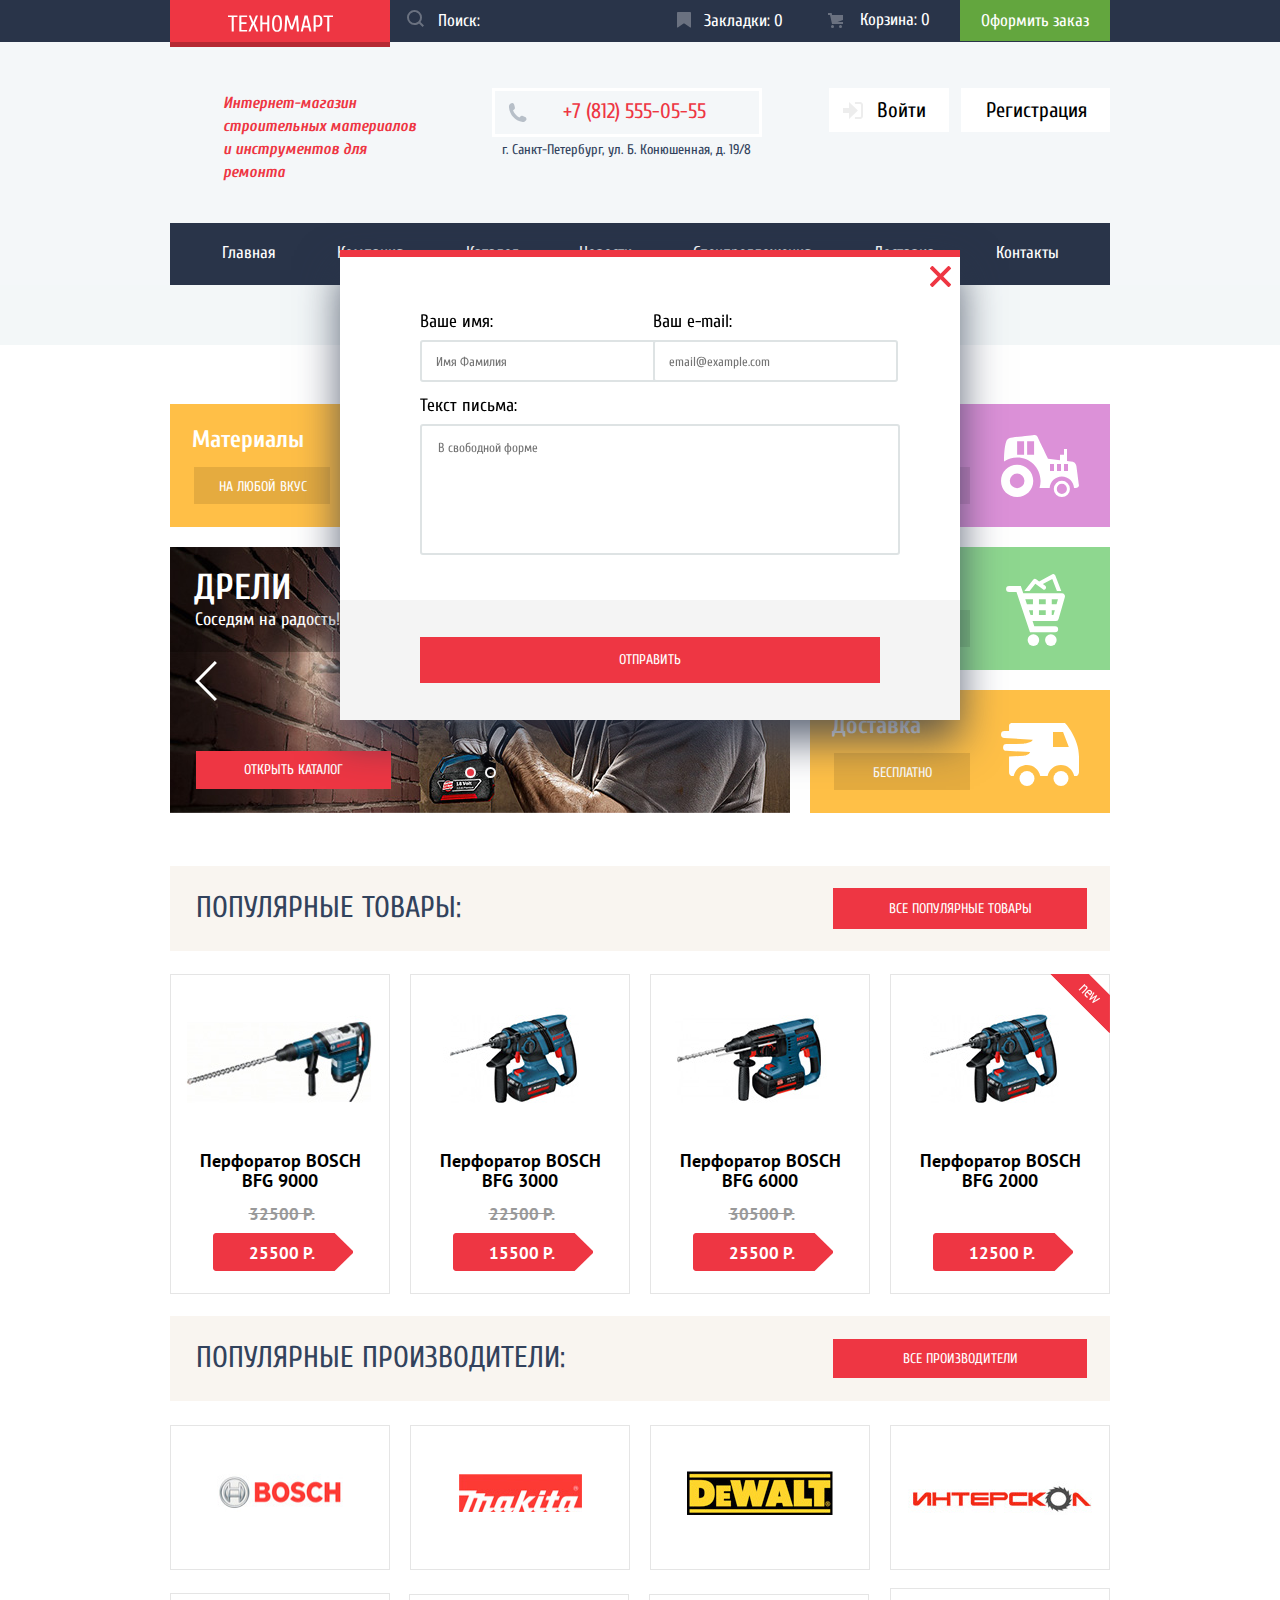
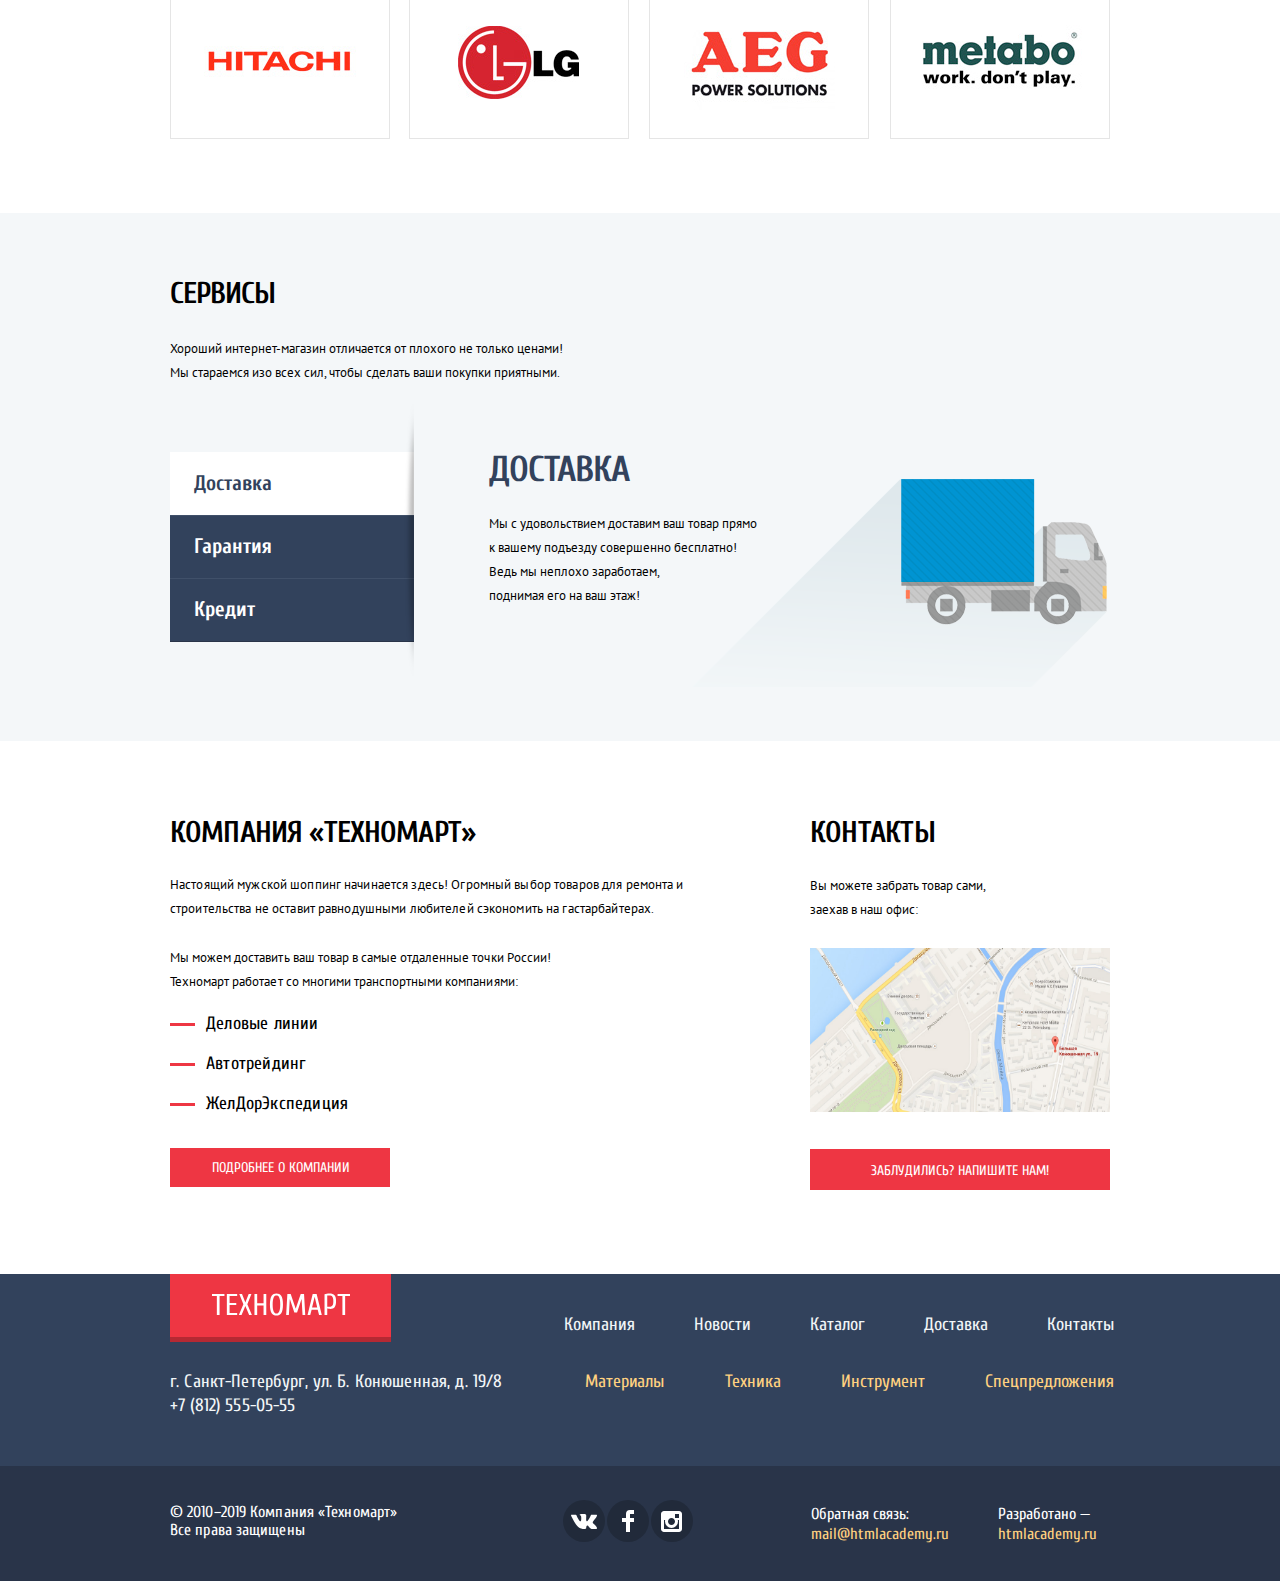
<file: index.html>
<!DOCTYPE html>
<html lang="ru">

<head>
  <meta charset="utf-8">
  <title>HTML Academy: Техномарт</title>
  <link href="https://fonts.googleapis.com/css?family=Cuprum:400,400i,700%7CPT+Sans:400,700,700i&display=swap&subset=cyrillic" rel="stylesheet">
  <link href="css/normalize.css" rel="stylesheet">
  <link href="css/style.css" rel="stylesheet">
</head>

<body>
  <header class="header">
    <div class="menu-header">
      <div class="container menu-header-container">
        <a class="logo-header active">
          <img src="img/logo.svg" width="105" height="27" alt="Логотип Техномарта">
        </a>
        <form class="search" action="#" method="get">
          <input type="search" id="search-field" name="search" class="search-field" placeholder="Поиск:">
          <label for="search-field">
            <svg class="search-svg" xmlns="http://www.w3.org/2000/svg" width="17" height="17" viewBox="0 0 17 17">
              <path
                d="M17 15.586l-3.542-3.542A7.465 7.465 0 0 0 15 7.5 7.5 7.5 0 1 0 7.5 15c1.71 0 3.282-.579 4.544-1.542L15.586 17 17 15.586zM2 7.5C2 4.467 4.467 2 7.5 2 10.532 2 13 4.467 13 7.5c0 3.032-2.468 5.5-5.5 5.5A5.506 5.506 0 0 1 2 7.5z" />
            </svg>
          </label>
        </form>
        <ul class="shopping-menu">
          <li><a href="#" class="header-bookmarks">Закладки: 0</a></li>
          <li><a href="#" class="header-basket">Корзина: 0</a></li>
          <li><a href="#" class="order">Оформить заказ</a></li>
        </ul>
      </div>
    </div>
    <div class="info-header">
      <div class="container">
        <div class="middle-part">
          <h1 class="main-title">Интернет-магазин
            строительных материалов и&nbsp;инструментов для ремонта
          </h1>
          <div class="contacts-header">
            <a href="tel:+78125550555" class="phone">+7 (812) 555-05-55</a>
            <p>г. Санкт-Петербург, ул. Б. Конюшенная, д. 19/8</p>
          </div>
          <ul class="container-btn">
            <li>
              <a href="#" class="btn-account login">Войти</a>
            </li>
            <li>
              <a href="#" class="btn-account checkin">Регистрация</a>
            </li>
          </ul>
        </div>
        <nav class="navigation">
          <ul class="site-navigation">
            <li><a class="navigation active">Главная</a></li>
            <li><a href="#">Компания</a></li>
            <li><a href="catalog.html">Каталог</a></li>
            <li><a href="#">Новости</a></li>
            <li><a href="#">Спецпредложения</a></li>
            <li><a href="#">Доставка</a></li>
            <li><a href="#">Контакты</a></li>
          </ul>
        </nav>
      </div>
    </div>
  </header>
  <main>
    <div class="container">
      <section class="promo-block">
        <ul class="offer">
          <li class="offer-item offer-item-material flag-new">
            <h3 class="offer-title">Материалы</h3>
            <a href="#" class="offer-button">На любой вкус</a>
          </li>
          <li class="offer-item offer-item-tool">
            <h3 class="offer-title">Инструмент</h3>
            <a href="#" class="offer-button">На все случаи</a>
          </li>
          <li class="offer-item offer-item-technics">
            <h3 class="offer-title">Техника</h3>
            <a href="#" class="offer-button">Для стройки</a>
          </li>
        </ul>
        <div class="slider">
          <input class="slider-input slider-radio1" type="radio" name="slide" id="slide1" checked>
          <label class="arrow-left" for="slide1"></label>
          <label class="circle circle-left" for="slide1"></label>
          <input class="slider-input slider-radio2" type="radio" name="slide" id="slide2">
          <label class="arrow-right" for="slide2"></label>
          <label class="circle circle-right" for="slide2"></label>
          <ul class="slider-list">
            <li class="slider-item slide1">
              <h2 class="slider-title">Дрели</h2>
              <p class="slider-subtitle">Соседям на радость!</p>
              <img class="slider-image" src="img/slider-image.jpg" width="620" height="266" alt="Дрели">
              <a class="button-more" href="catalog.html">Открыть каталог</a>
            </li>
            <li class="slider-item slide2">
              <h2 class="slider-title">Перфораторы</h2>
              <p class="slider-subtitle">Настоящие мужские игрушки</p>
              <img class="slider-image" src="img/slider-image2.jpg" width="620" height="266" alt="Дрели">
              <a class="button-more" href="catalog.html">Открыть каталог</a>
            </li>
          </ul>
        </div>
        <ul class="offer-column">
          <li class="offer-services offer-services-discounts">
            <h3 class="offer-title">Скидки 50%</h3>
            <a href="#" class="offer-button">На 350 товаров</a>
          </li>
          <li class="offer-services offer-services-delivery">
            <h3 class="offer-title">Доставка</h3>
            <a href="#" class="offer-button">Бесплатно</a>
          </li>
        </ul>
      </section>
      <section>
        <div class="popular-section popular-items">
          <h2 class="popular-title">Популярные товары:</h2>
          <a class="button-more" href="#">Все популярные товары</a>
        </div>
        <ul class="container-popular-items">
          <li class="product-item">
            <img src="img/perforator_1.jpg" width="218" height="170" alt="Перфоратор BOSCH BFG 9000">
            <h3 class="product-title">
              Перфоратор BOSCH BFG 9000
            </h3>
            <div class="product-action">
              <a href="#" class="product-buy-button">Купить</a>
              <a href="#" class="product-bookmarks-button">В закладки</a>
            </div>
            <p class="product-old-price">32500 Р.</p>
            <p class="product-new-price">25500 Р.</p>
          </li>
          <li class="product-item">
            <img src="img/perforator_2.jpg" width="218" height="170" alt="Перфоратор BOSCH BFG 3000">
            <h3 class="product-title">
              Перфоратор BOSCH BFG 3000
            </h3>
            <div class="product-action">
              <a href="#" class="product-buy-button">Купить</a>
              <a href="#" class="product-bookmarks-button">В закладки</a>
            </div>
            <p class="product-old-price">22500 Р.</p>
            <p class="product-new-price">15500 Р.</p>
          </li>
          <li class="product-item">
            <img src="img/perforator_3.jpg" width="218" height="170" alt="Перфоратор BOSCH BFG 6000">
            <h3 class="product-title">
              Перфоратор BOSCH BFG 6000
            </h3>
            <div class="product-action">
              <a href="#" class="product-buy-button">Купить</a>
              <a href="#" class="product-bookmarks-button">В закладки</a>
            </div>
            <p class="product-old-price">30500 Р.</p>
            <p class="product-new-price">25500 Р.</p>
          </li>
          <li class="product-item flag-new">
            <img src="img/perforator_2.jpg" width="218" height="170" alt="Перфоратор BOSCH BFG 2000">
            <h3 class="product-title">
              Перфоратор BOSCH BFG 2000
            </h3>
            <div class="product-action">
              <a href="#" class="product-buy-button">Купить</a>
              <a href="#" class="product-bookmarks-button">В закладки</a>
            </div>
            <p class="product-old-price"></p>
            <p class="product-new-price">12500 Р.</p>
          </li>
        </ul>
      </section>
      <section>
        <div class="popular-section popular-brands">
          <h2 class="popular-title">Популярные производители:</h2>
          <a class="button-more" href="#">Все производители</a>
        </div>
        <ul class="container-popular-brands">
          <li class="brand-item Bosch">
            <a href="#">
              <img src="img/bosch.jpg" width="126" height="38" alt="brand_Bosch">
            </a>
          </li>
          <li class="brand-item Makita">
            <a href="#">
              <img src="img/makita.jpg" width="123" height="38" alt="brand_Makita">
            </a>
          </li>
          <li class="brand-item DeWalt">
            <a href="#">
              <img src="img/de-walt.jpg" width="146" height="44" alt="brand_DeWalt">
            </a>
          </li>
          <li class="brand-item Interskol">
            <a href="#">
              <img src="img/interskol.jpg" width="200" height="88" alt="brand_Interskol">
            </a>
          </li>
          <li class="brand-item Hitachi">
            <a href="#">
              <img src="img/hitachi.jpg" width="169" height="31" alt="brand_Hitachi">
            </a>
          </li>
          <li class="brand-item Lg">
            <a href="#">
              <img src="img/lg.jpg" width="121" height="73" alt="brand_Lg">
            </a>
          </li>
          <li class="brand-item AEG">
            <a href="#">
              <img src="img/aeg.jpg" width="151" height="96" alt="brand_AEG">
            </a>
          </li>
          <li class="brand-item Metabo">
            <a href="#">
              <img src="img/metabo.jpg" width="204" height="69" alt="brand_Metabo">
            </a>
          </li>
        </ul>
      </section>
    </div>
    <section class="services">
      <div class="container-index">
        <h2 class="services-title">Сервисы</h2>
        <p>Хороший интернет-магазин отличается от плохого не только ценами!
          Мы стараемся изо всех сил, чтобы сделать ваши покупки приятными.</p>
        <div class="services-slider">
          <input class="services-input services-item1" type="radio" name="services-item" id="services-item1" checked>
          <input class="services-input services-item2" type="radio" name="services-item" id="services-item2">
          <input class="services-input services-item3" type="radio" name="services-item" id="services-item3">
          <ul class="services-menu">
            <li>
              <label class="services-menu-item services-item1" for="services-item1">Доставка</label>
            </li>
            <li>
              <label class="services-menu-item services-item2" for="services-item2">Гарантия</label>
            </li>
            <li>
              <label class="services-menu-item services-item3" for="services-item3">Кредит</label>
            </li>
          </ul>
          <div class="services-item delivery">
            <h2 class="service-subtitle">Доставка</h2>
            <p>Мы с удовольствием доставим ваш товар прямо
              <br>к вашему подъезду совершенно бесплатно!
              Ведь мы неплохо заработаем,<br>
              поднимая его на ваш этаж!</p>
          </div>
          <div class="services-item guarantee">
            <h2 class="service-subtitle">Гарантия</h2>
            <p>Если купленный у нас товар поломается или заискрит,<br>
              а также в случае пожара, спровоцированного его возгоранием,
              вы всегда можете быть уверены в нашей гарантии. Мы обменяем сгоревший товар
              на новый.<br>
              Дом уж восстановите как-нибудь сами.</p>
          </div>
          <div class="services-item credit">
            <h2 class="service-subtitle">Кредит</h2>
            <p>Залезть в долговую яму стало проще!<br>
              Кредитные консультанты придут вам на помощь.</p>
            <a href="#" class="button-more">Отправить заявку</a>
          </div>
        </div>
      </div>
    </section>
    <div class="about container">
      <section class="container-about">
        <h2 class="services-title">Компания «Техномарт»</h2>
        <p>Настоящий мужской шоппинг начинается здесь! Огромный выбор товаров для ремонта и
          строительства не оставит равнодушными любителей сэкономить на гастарбайтерах.
        </p>
        <p>Мы можем доставить ваш товар в самые отдаленные точки России!
          Техномарт работает со многими транспортными компаниями:
        </p>
        <ul class="partners-list">
          <li class="partners-list-item">Деловые линии</li>
          <li class="partners-list-item">Автотрейдинг</li>
          <li class="partners-list-item">ЖелДорЭкспедиция</li>
        </ul>
        <a class="button-more" href="#">Подробнее о компании</a>
      </section>
      <section class="container-about-contacts">
        <h2 class="services-title">Контакты</h2>
        <p>Вы можете забрать товар сами,
          заехав в наш офис:
        </p>
        <a href="#" class="map">
          <img class="img-contacts" src="img/map.jpg" width="300" height="158" alt="г. Санкт-Петербург, ул. Б. Конюшенная, д.19/8">
        </a>
        <a class="button-more write-to-us" href="#">Заблудились? Напишите нам!</a>
      </section>
    </div>
    <form class="letter-modal" action="#" method="post">
      <button type="button" class="modal-close"></button>
      <div class="info-modal-wrap">
        <p class="modal-item modal-item-half">
          <label for="user-field">Ваше имя:</label>
          <input id="user-field" type="text" name="user" value="" placeholder="Имя Фамилия">
        </p>
        <p class="modal-item modal-item-half">
          <label for="e-mail-field">Ваш e-mail:</label>
          <input id="e-mail-field" type="email" name="e-mail" value="" placeholder="email@example.com">
        </p>
        <p class="modal-item">
          <label for="text-field">Текст письма:</label>
          <textarea id="text-field" rows="5" cols="30" name="text" placeholder="В свободной форме"></textarea>
        </p>
      </div>
      <div class="btn-modal-wrap">
        <button class="letter-modal-btn" type="submit">Отправить</button>
      </div>
    </form>
  </main>
  <footer class="footer">
    <div class="container footer-top-container">
      <div class="container-footer-info">
        <a class="logo-footer">
          <img src="img/logo.svg" width="138" height="23" alt="Логотип Техномарта">
        </a>
        <p>г. Санкт-Петербург, ул. Б. Конюшенная, д. 19/8</p>
        <p>
          <a href="tel:+78125550555">+7 (812) 555-05-55</a>
        </p>
      </div>
      <nav class="menu-footer">
        <ul class="footer-navigation-first">
          <li><a href="#">Компания</a></li>
          <li><a href="#">Новости</a></li>
          <li><a href="catalog.html">Каталог</a></li>
          <li><a href="#">Доставка</a></li>
          <li><a href="#">Контакты</a></li>
        </ul>
        <ul class="footer-navigation-second">
          <li><a href="#">Материалы</a></li>
          <li><a href="#">Техника</a></li>
          <li><a href="#">Инструмент</a></li>
          <li><a href="#">Спецпредложения</a></li>
        </ul>
      </nav>
    </div>
    <div class="footer-social">
      <div class="container container-footer-social">
        <p class="copyright">
          © 2010–2019 Компания «Техномарт»
          <span class="copyright-span">Все права защищены</span></p>
        <ul class="socials">
          <li><a class="socials-style socials-vk" href="#"></a></li>
          <li><a class="socials-style socials-fb" href="#"></a></li>
          <li><a class="socials-style socials-ig" href="#"></a></li>
        </ul>
        <div class="contacts-footer">
          <p class="mail-contacts-footer">
            Обратная связь:
            <a href="mailto:mail@htmlacademy.ru">mail@htmlacademy.ru</a>
          </p>
          <p class="dev-contacts-footer">
            Разработано —
            <a href="https://htmlacademy.ru/intensive/htmlcss">htmlacademy.ru</a>
          </p>
        </div>
      </div>
    </div>
  </footer>
  <section class="modal-map">
    <h2 class="visually-hidden">Как до нас добраться</h2>
    <p><img src="img/map.jpg" width="940" height="446" alt="г. Санкт-Петербург, ул. Б. Конюшенная, д.19/8"></p>
    <button type="button" class="modal-close">
      <span class="visually-hidden">Закрыть</span>
    </button>
  </section>
  <script>
  var link = document.querySelector(".write-to-us");
  var popup = document.querySelector(".letter-modal");
  var close = popup.querySelector(".modal-close");
  var userfield = popup.querySelector(["name="user"]);
  link.addEventListener("click", function (evt) {
   evt.preventDefault();
   popup.classList.add("modal-show");
   userfield.focus();
  });

  close.addEventListener("click", function (evt) {
    evt.preventDefault();
    popup.classList.remove("modal-show");
  });
</script>
</body>

</html>
</file>
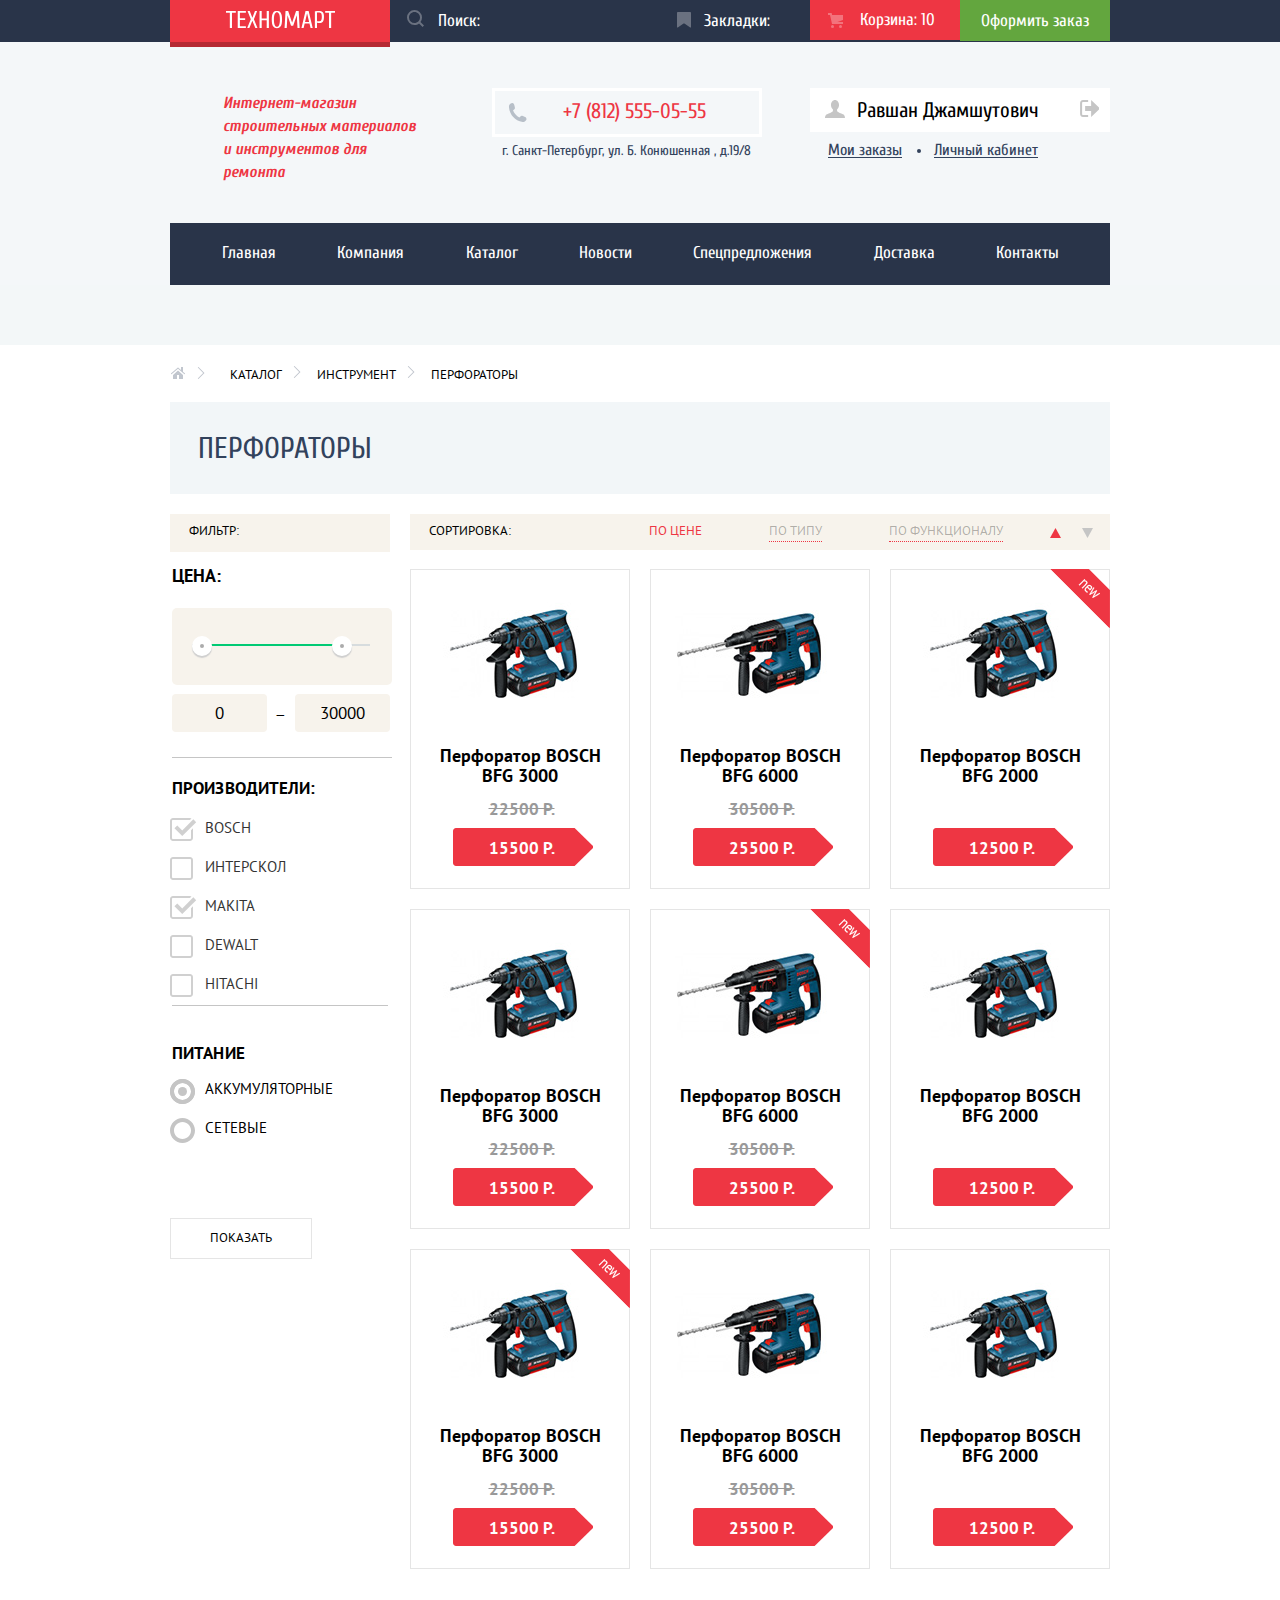
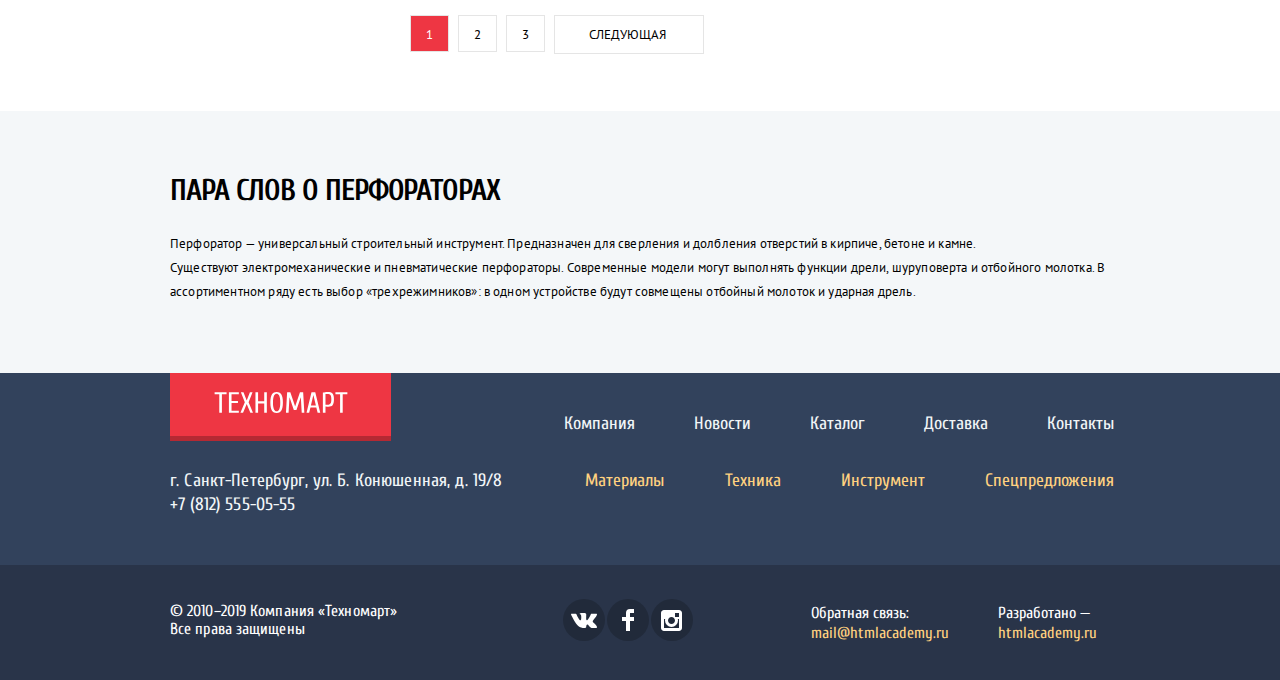
<file: catalog.html>
<!DOCTYPE html>
<html lang="ru">

<head>
  <meta charset="utf-8">
  <title>HTML Academy: Техномарт</title>
  <link href="https://fonts.googleapis.com/css?family=Cuprum:400,400i,700%7CPT+Sans:400,700,700i&display=swap&subset=cyrillic" rel="stylesheet">
  <link href="css/normalize.css" rel="stylesheet">
  <link href="css/style.css" rel="stylesheet">
</head>

<body class="catalog">
  <header class="header">
    <div class="menu-header">
      <div class="container menu-header-container">
        <a href="index.html" class="logo-header">
          <img src="img/logo.svg" width="109" height="19" alt="Логотип Техномарта">
        </a>
        <form class="search" action="#" method="get">
          <input type="search" id="search-field" name="search" class="search-field" placeholder="Поиск:">
          <label class="icon-search" for="search-field">
            <svg class="search-svg" xmlns="http://www.w3.org/2000/svg" width="17" height="17" viewBox="0 0 17 17">
              <path
                d="M17 15.586l-3.542-3.542A7.465 7.465 0 0 0 15 7.5 7.5 7.5 0 1 0 7.5 15c1.71 0 3.282-.579 4.544-1.542L15.586 17 17 15.586zM2 7.5C2 4.467 4.467 2 7.5 2 10.532 2 13 4.467 13 7.5c0 3.032-2.468 5.5-5.5 5.5A5.506 5.506 0 0 1 2 7.5z" />
            </svg>
          </label>
        </form>
        <ul class="shopping-menu">
          <li><a href="#" class="header-bookmarks">Закладки:</a></li>
          <li><a href="#" class="header-basket added-to-basket">Корзина: 10</a></li>
          <li><a href="#" class="order">Оформить заказ</a></li>
        </ul>
      </div>
      <div class="info-header">
        <div class="container">
          <div class="middle-part">
            <h1 class="main-title">Интернет-магазин
              строительных материалов и&nbsp;инструментов для ремонта
            </h1>
            <div class="contacts-header-catalog">
              <a href="tel:+78125550555" class="phone">+7 (812) 555-05-55</a>
              <p>г. Санкт-Петербург, ул. Б. Конюшенная , д.19/8</p>
            </div>
            <div class="catalog-btn-account">
              <ul class="container-btn">
                <li>
                  <a href="#" class="btn-account user-name">Равшан Джамшутович</a>
                </li>
              </ul>
              <ul class="account">
                <li>
                  <a href="#">Мои заказы</a>
                </li>
                <li>
                  <a href="#">Личный кабинет</a>
                </li>
              </ul>
            </div>
          </div>
          <nav class="navigation">
            <ul class="site-navigation-catalog">
              <li><a href="index.html">Главная</a></li>
              <li><a href="#">Компания</a></li>
              <li><a class="navigation active">Каталог</a></li>
              <li><a href="#">Новости</a></li>
              <li><a href="#">Спецпредложения</a></li>
              <li><a href="#">Доставка</a></li>
              <li><a href="#">Контакты</a></li>
            </ul>
          </nav>
        </div>
      </div>
    </div>
  </header>
  <main>
    <section class="container">
      <ul class="breadcrumbs">
        <li><a href="#" class="home"><span class="visually-hidden">Главная</span></a></li>
        <li><a href="#">Каталог</a></li>
        <li><a href="#">Инструмент</a></li>
        <li><a>Перфораторы</a></li>
      </ul>
      <h2 class="popular-title">Перфораторы</h2>
      <div class="container-catalog">
        <div class="container-filter">
          <p class="catalog-subtitle-filter">Фильтр:</p>
          <form class="filter-form" method="get" action="#">
            <fieldset class="filter-price">
              <legend class="filter-list">Цена:</legend>
              <div class="range-filter">
                <div class="range-controls">
                  <div class="scale">
                    <div class="bar" style="margin-left: 10%; width: 70%">
                    </div>
                  </div>
                  <div class="toggle toggle-min"></div>
                  <div class="toggle toggle-max"></div>
                </div>
                <div class="price-controls">
                  <label class="min-price"><span class="visually-hidden">От</span>
                    <input name="min-price" type="text" value="0"><span class="price-controls-span">—</span>
                  </label>
                  <label class="max-price"><span class="visually-hidden">До</span>
                    <input name="max-price" type="text" value="30000">
                  </label>
                </div>
              </div>
            </fieldset>
          </form>
          <form method="get" action="#">
            <fieldset class="filter-brands">
              <legend class="filter-legend">Производители:</legend>
              <ul class="filter-brands-list">
                <li class="checkbox-item">
                  <input type="checkbox" name="bosch" id="filter-bosh" class="visually-hidden filter-input" checked>
                  <label for="filter-bosh">
                    Bosch
                  </label>
                </li>
                <li class="checkbox-item">
                  <input type="checkbox" name="interskol" id="filter-interskol" class="visually-hidden filter-input">
                  <label for="filter-interskol">
                    Интерскол
                  </label>
                </li>
                <li class="checkbox-item">
                  <input type="checkbox" name="makita" id="filter-makita" class="visually-hidden filter-input" checked>
                  <label for="filter-makita">
                    Makita</label>
                </li>
                <li class="checkbox-item">
                  <input type="checkbox" name="dewalt" id="filter-dewalt" class="visually-hidden filter-input">
                  <label for="filter-dewalt">
                    Dewalt
                  </label>
                </li>
                <li class="checkbox-item">
                  <input type="checkbox" name="hitachi" id="filter-hitachi" class="visually-hidden filter-input">
                  <label for="filter-hitachi">
                    Hitachi
                  </label>
                </li>
              </ul>
            </fieldset>
            <fieldset class="filter-power">
              <legend class="filter-legend">Питание</legend>
              <ul class="filter-power-list">
                <li class="filter-power-item">
                  <input type="radio" name="power" value="accumulator-powered" id="filter-accumulator" class="visually-hidden filter-input" checked>
                  <label for="filter-accumulator">
                    Аккумуляторные
                  </label>
                </li>
                <li class="filter-power-item">
                  <input type="radio" name="power" value="mains-powered" id="filter-mains" class="visually-hidden filter-input">
                  <label for="filter-mains">
                    Сетевые
                  </label>
                </li>
              </ul>
            </fieldset>
            <button type="submit" class="filter-button">Показать</button>
          </form>
        </div>
        <div class="container-products">
          <div class="container-sort">
            <p class="catalog-subtitle">Сортировка:</p>
            <ul class="sort">
              <li><a class="sort-link active">По цене</a></li>
              <li><a href="#" class="sort-link ">По типу</a></li>
              <li><a href="#" class="sort-link">По функционалу</a></li>
            </ul>
            <ul class="sort-price">
              <li><a class="sort-up active" href="">
                  <span class="visually-hidden">По наименьшей цене</span>
                  <svg xmlns="http://www.w3.org/2000/svg" width="11" height="10" viewBox="0 0 11 10">
                    <path d="M5.5 0L0 10h11z" />
                  </svg></a></li>
              <li><a class="sort-down" href="">
                  <span class="visually-hidden">По наибольшей цене</span>
                  <svg xmlns="http://www.w3.org/2000/svg" width="11" height="10" viewBox="0 0 11 10">
                    <path d="M5.5 10L0 0h11" />
                  </svg></a></li>
            </ul>
          </div>
          <ul class="container-product-item">
            <li class="product-item">
              <div class="product-action">
                <a href="#" class="product-buy-button">Купить</a>
                <a href="#" class="product-bookmarks-button">В закладки</a>
              </div>
              <div class="image">
                <img src="img/perforator_2.jpg" width="218" height="170" alt="Перфоратор BOSCH BFG 3000">
              </div>
              <h3 class="product-title">
                Перфоратор BOSCH BFG 3000
              </h3>
              <p class="product-old-price">22500 Р.</p>
              <p class="product-new-price">15500 Р.</p>
            </li>
            <li class="product-item">
              <div class="product-action">
                <a href="#" class="product-buy-button">Купить</a>
                <a href="#" class="product-bookmarks-button">В закладки</a>
              </div>
              <div class="image">
                <img src="img/perforator_3.jpg" width="218" height="170" alt="Перфоратор BOSCH BFG 6000">
              </div>
              <h3 class="product-title">
                Перфоратор BOSCH BFG 6000
              </h3>
              <p class="product-old-price">30500 Р.</p>
              <p class="product-new-price">25500 Р.</p>
            </li>
            <li class="product-item flag-new">
              <div class="product-action">
                <a href="#" class="product-buy-button">Купить</a>
                <a href="#" class="product-bookmarks-button">В закладки</a>
              </div>
              <div class="image">
                <img class="image" src="img/perforator_2.jpg" width="218" height="170" alt="Перфоратор BOSCH BFG 2000">
              </div>
              <h3 class="product-title">
                Перфоратор BOSCH BFG 2000
              </h3>
              <p class="product-old-price"></p>
              <p class="product-new-price">12500 Р.</p>
            </li>
            <li class="product-item">
              <div class="product-action">
                <a href="#" class="product-buy-button">Купить</a>
                <a href="#" class="product-bookmarks-button">В закладки</a>
              </div>
              <div class="image">
                <img src="img/perforator_2.jpg" width="218" height="170" alt="Перфоратор BOSCH BFG 3000">
              </div>
              <h3 class="product-title">
                Перфоратор BOSCH BFG 3000
              </h3>
              <p class="product-old-price">22500 Р.</p>
              <p class="product-new-price">15500 Р.</p>
            </li>
            <li class="product-item flag-new">
              <div class="product-action">
                <a href="#" class="product-buy-button">Купить</a>
                <a href="#" class="product-bookmarks-button">В закладки</a>
              </div>
              <div class="image">
                <img src="img/perforator_3.jpg" width="218" height="170" alt="Перфоратор BOSCH BFG 6000">
              </div>
              <h3 class="product-title">
                Перфоратор BOSCH BFG 6000
              </h3>
              <p class="product-old-price">30500 Р.</p>
              <p class="product-new-price">25500 Р.</p>
            </li>
            <li class="product-item">
              <div class="product-action">
                <a href="#" class="product-buy-button">Купить</a>
                <a href="#" class="product-bookmarks-button">В закладки</a>
              </div>
              <div class="image">
                <img src="img/perforator_2.jpg" width="218" height="170" alt="Перфоратор BOSCH BFG 2000">
              </div>
              <h3 class="product-title">
                Перфоратор BOSCH BFG 2000
              </h3>
              <p class="product-old-price"></p>
              <p class="product-new-price">12500 Р.</p>
            </li>
            <li class="product-item flag-new">
              <div class="product-action">
                <a href="#" class="product-buy-button">Купить</a>
                <a href="#" class="product-bookmarks-button">В закладки</a>
              </div>
              <div class="image">
                <img src="img/perforator_2.jpg" width="218" height="170" alt="Перфоратор BOSCH BFG 3000">
              </div>
              <h3 class="product-title">
                Перфоратор BOSCH BFG 3000
              </h3>
              <p class="product-old-price">22500 Р.</p>
              <p class="product-new-price">15500 Р.</p>
            </li>
            <li class="product-item">
              <div class="product-action">
                <a href="#" class="product-buy-button">Купить</a>
                <a href="#" class="product-bookmarks-button">В закладки</a>
              </div>
              <div class="image">
                <img src="img/perforator_3.jpg" width="218" height="170" alt="Перфоратор BOSCH BFG 6000">
              </div>
              <h3 class="product-title">
                Перфоратор BOSCH BFG 6000
              </h3>
              <p class="product-old-price">30500 Р.</p>
              <p class="product-new-price">25500 Р.</p>
            </li>
            <li class="product-item">
              <div class="product-action">
                <a href="#" class="product-buy-button">Купить</a>
                <a href="#" class="product-bookmarks-button">В закладки</a>
              </div>
              <div class="image">
                <img src="img/perforator_2.jpg" width="218" height="170" alt="Перфоратор BOSCH BFG 2000">
              </div>
              <h3 class="product-title">
                Перфоратор BOSCH BFG 2000
              </h3>
              <p class="product-old-price"></p>
              <p class="product-new-price">12500 Р.</p>
            </li>
          </ul>
          <ul class="pagination">
            <li><a class="current">1</a></li>
            <li><a href="#">2</a></li>
            <li><a href="#">3</a></li>
            <li><a class="next" href="#">Следующая</a></li>
          </ul>
        </div>
      </div>
    </section>
    <section class="about-item">
      <div class="container">
        <h2 class="services-title">Пара слов о перфораторах</h2>
        <p>Перфоратор — универсальный строительный инструмент. Предназначен для сверления и долбления отверстий в кирпиче, бетоне и камне.<br>
          Существуют электромеханические и пневматические перфораторы. Современные модели могут выполнять функции дрели, шуруповерта и отбойного молотка. В ассортиментном ряду есть выбор «трехрежимников»: в одном устройстве будут совмещены отбойный
          молоток и ударная дрель.
        </p>
      </div>
    </section>
  </main>
  <footer class="footer">
    <div class="container footer-top-container">
      <div class="container-footer-info">
        <a href="index.html" class="logo-footer">
          <img src="img/logo.svg" width="138" height="21" alt="Логотип Техномарта">
        </a>
        <p>г. Санкт-Петербург, ул. Б. Конюшенная, д. 19/8</p>
        <p>
          <a href="tel:+78125550555">+7 (812) 555-05-55</a>
        </p>
      </div>
      <nav class="menu-footer">
        <ul class="footer-navigation-first">
          <li><a href="index.html">Компания</a></li>
          <li><a href="#">Новости</a></li>
          <li><a class="menu-footer active">Каталог</a></li>
          <li><a href="#">Доставка</a></li>
          <li><a href="#">Контакты</a></li>
        </ul>
        <ul class="footer-navigation-second">
          <li><a href="#">Материалы</a></li>
          <li><a href="#">Техника</a></li>
          <li><a href="#">Инструмент</a></li>
          <li><a href="#">Спецпредложения</a></li>
        </ul>
      </nav>
    </div>
    <div class="footer-social">
      <div class="container container-footer-social">
        <p class="copyright">
          © 2010–2019 Компания «Техномарт»
          <span class="copyright-span">Все права защищены</span>
        </p>
        <ul class="socials">
          <li><a class="socials-style socials-vk" href="#"></a></li>
          <li><a class="socials-style socials-fb" href="#"></a></li>
          <li><a class="socials-style socials-ig" href="#"></a></li>
        </ul>
        <div class="contacts-footer">
          <p class="mail-contacts-footer">
            Обратная связь:
            <a href="mailto:mail@htmlacademy.ru">mail@htmlacademy.ru</a>
          </p>
          <p class="dev-contacts-footer">
            Разработано —
            <a href="https://htmlacademy.ru/intensive/htmlcss">htmlacademy.ru</a>
          </p>
        </div>
      </div>
    </div>
  </footer>
  <div class="item-add-modal">
    <button type="button" class="modal-close"></button>
    <p class="text-modal">Товар добавлен в корзину!</p>
    <div class="item-add-btn">
      <input type="submit" class="item-order-btn" value="Оформить заказ">
      <a href="#" class="continue-shopping-btn">Продолжить покупки</a>
    </div>
  </div>
</body>

</html>
</file>
<file: css/style.css>
body {
  margin: 0;
  padding: 0;
  box-sizing: border-box;
  font-family: "PT Sans", "Arial", sans-serif;
  font-weight: 400;
  font-size: 13px;
  line-height: 24px;
  color: #000000;
  background-color: #ffffff;
}

a {
  text-decoration: none;
}

.container {
  width: 940px;
  margin: 0 auto;
}

.container-index {
  width: 940px;
  margin: 0 auto;
  padding: 60px 0px 54px 0px;
}

.visually-hidden {
  position: absolute;
  clip: rect(0 0 0 0);
  width: 1px;
  height: 1px;
  margin: -1px;
}

/* Header styles start */
.header {
  padding-bottom: 60px;
  margin: 0px;
  font-family: "Cuprum", "Arial", sans-serif;
  background-color: #f3f7f8;
}

.header p {
  margin-bottom: 0px;
  text-align: center;
}

.menu-header {
  font-size: 17px;
  line-height: 17px;
  color: #ffffff;
  background-color: #293449;
}

.menu-header a {
  display: block;
  color: #ffffff;
}

.menu-header-container {
  display: flex;
  justify-content: space-between;
  align-items: flex-start;
  flex-wrap: wrap;
  margin: 0 auto;
  padding: 0px;
  height: 42px;
  box-sizing: border-box;
}

.menu-header-container a {
  display: block;
  position: relative;
  margin: -4px 0px 0px 0px;
  padding: 14px 10px 11px 10px;
  box-sizing: border-box;
}

.menu-header-container a::before {
  content: "";
  position: absolute;
  background-position: 0 0;
  background-repeat: no-repeat;
  opacity: 0.3;
}

.logo-header {
  display: block;
  position: absolute;
  width: 220px;
  height: 51px;
  margin: 0px;
  text-align: center;
  background-color: #ee3643;
  box-shadow: inset 0px -5px 0 0 rgba(0, 0, 0, 0.24);
}

.logo-header:hover {
  background-color: #ca2c37;
}

.logo-header:active {
  background-color: #ba2732;
}

.logo-header.active:hover,
.logo-header.active:active {
  background-color: #ee3643;
}

.shopping-menu {
  display: flex;
  flex-wrap: wrap;
  margin: 0px 0px 0px auto;
  padding: 0;
  width: 450px;
  list-style-type: none;
}

.shopping-menu a {
  display: block;
  position: relative;
  width: 150px;
  padding: 16px 0px 12px 0px;
  box-sizing: border-box;
}

.shopping-menu .header-bookmarks {
  display: inline-block;
  vertical-align: middle;
  padding: 12px 0px 13px 44px;
  margin: 0px;
}

.header-bookmarks::before {
  content: "";
  position: absolute;
  top: 12px;
  left: 17px;
  width: 14px;
  height: 16px;
  background: url("../img/icon-bookmark.svg") no-repeat;
}

.menu-header-container .header-basket {
  padding: 15px 0px 12px 50px;
}

.header-basket.added-to-basket {
  background-color: #ee3643;
}

.header-basket::before {
  content: "";
  position: absolute;
  top: 17px;
  left: 18px;
  width: 15px;
  height: 15px;
  background: url("../img/icon-cart.svg") no-repeat;
  opacity: 0.3;
}

/*Меняю цвет иконок*/
.header-basket:hover:before {
  opacity: 1;
}

.header-basket:active:before {
  opacity: 0.5;
}

.header-bookmarks:hover:before {
  opacity: 1;
}

.header-bookmarks:active:before {
  opacity: 0.5;
}

.header-bookmarks:hover,
.header-basket:hover {
  background-color: #161d29;
}

.header-bookmarks:active,
.header-basket:active {
  color: rgba(255, 255, 255, 0.6);
  background-color: #212a3a;
}

.order {
  text-align: center;
  background-color: #63a63e;
}

.order:hover {
  background-color: #5fbb2d;
}

.order:active {
  color: rgba(255, 255, 255, 0.5);
  background-color: #518534;
}

.search {
  display: flex;
  position: relative;
  height: 42px;
  width: 270px;
}

.search-field {
  flex-grow: 1;
  padding: 12px 50px 12px 48px;
  font-size: 17px;
  font-weight: 400;
  line-height: 18px;
  color: #000000;
  background-color: #293449;
  border: none;
  outline: none;
}

.search-field::-webkit-search-cancel-button {
  -webkit-appearance: none;
  margin: 0;
}

/* убираю крестик */
.search-field::-webkit-input-placeholder {
  color: #ffffff;
}

/*Цвет для плейсхолдера*/
.search-svg {
  position: absolute;
  top: 0px;
  left: 6px;
  margin: 10px 0px 11px 11px;
  opacity: 0.3;
  z-index: 1;
  fill: #ffffff;
}

.search:hover .search-svg {
  opacity: 1;
  color: #ffffff;
}

.search input:hover {
  background-color: #212a3a;
}

.search input:active {
  color: #000000;
  background-color: #293449;
}

.search input:focus {
  background-color: #ffffff;
}

.search-field:focus~label .search-svg {
  fill: #ee3643;
  color: #000000;
}

/*Информационный блок хедера*/
.info-header {
  margin: 0px;
  padding: 0px;
  background-color: #f4f7f9;
}

.middle-part {
  display: flex;
  flex-wrap: wrap;
  justify-content: space-between;
  margin: 0px;
  padding: 46px 0px 28px 0px;
}

.main-title {
  padding: 0px 0px 0px 53px;
  margin-top: 4px;
  width: 198px;
  font-style: italic;
  font-size: 16px;
  line-height: 23px;
  color: #ee3643;
}

.contacts-header,
.contacts-header-catalog {
  margin: 0px 0px 0px 71px;
  padding: 0px;
}

.contacts-header p,
.contacts-header-catalog p {
  margin: 1px 3px 0px 2px;
  padding: 0px;
  font-size: 14px;
  line-height: 24px;
  color: #32425c;
}

.contacts-header .phone,
.contacts-header-catalog .phone {
  display: block;
  position: relative;
  padding: 10px 30px 12px 68px;
  width: 270px;
  text-align: left;
  font-size: 21px;
  line-height: 21px;
  border: 3px solid #ffffff;
  color: #ee3643;
  box-sizing: border-box;
}

.contacts-header .phone::before,
.contacts-header-catalog .phone::before {
  content: "";
  position: absolute;
  top: 50%;
  left: 13px;
  width: 19px;
  height: 19px;
  margin-top: -9.5px;
  background: url("../img/icon-phone.svg") no-repeat;
}

/*Кнопки для не авторизированного пользователя start*/
.container-btn {
  display: flex;
  flex-wrap: wrap;
  justify-content: space-between;
  top: 15px;
  margin: 0px 0px 0px auto;
  padding: 0px;
  width: 281px;
  min-height: 45px;
  list-style: none;
}

.container-btn .btn-account {
  display: block;
  position: relative;
  padding: 12px 23px 11px 25px;
  font-size: 21px;
  font-weight: 400;
  line-height: 21px;
  color: #000000;
  background-color: #ffffff;
}

.container-btn .login {
  padding-left: 48px;
}

.container-btn .login::before,
.container-btn .checkin::before,
.container-btn .checkin::after {
  content: "";
  position: absolute;
  top: 50%;
  background-repeat: no-repeat;
  background-position: 0 0;
  opacity: 0.3;
}

.container-btn .login::before {
  content: "";
  position: absolute;
  left: 14px;
  width: 20px;
  height: 17px;
  margin-top: -8.5px;
  background: url("../img/icon-login.svg") no-repeat 0 0;
}

.container-btn .btn-account:hover {
  color: #ee3643;
}

.container-btn .btn-account:hover::before,
.container-btn .btn-account:hover::after {
  opacity: 1;
}

.container-btn .btn-account:active {
  color: rgba(0, 0, 0, 0.3);
}

.container-btn .btn-account:active::before,
.container-btn .btn-account:active::after {
  opacity: 0.3;
}

/*Кнопки для не авторизированного  пользователя end*/
/*Кнопки для авторизированного пользователя start*/
.catalog .catalog-btn-account {
  display: flex;
  flex-direction: column;
  margin-left: auto;
  width: 300px;
}

.catalog .container-btn {
  margin: 0px 0px 7px 0px;
  width: 100%;
}

.container-btn .user-name {
  padding: 12px 65px 11px 47px;
  width: 300px;
  box-sizing: border-box;
}

.container-btn .user-name::before {
  content: "";
  position: absolute;
  left: 15px;
  width: 20px;
  height: 18px;
  margin-top: 0px;
  background: url("../img/icon-user.svg") no-repeat 0 0;
}

.container-btn .user-name::after {
  content: "";
  position: absolute;
  right: 1px;
  width: 20px;
  height: 18px;
  margin-right: 10px;
  background: url("../img/icon-logout.svg") no-repeat 0 0;
}

.container-btn .user-name:active {
  color: rgba(0, 0, 0, 0.3);
}

.catalog-btn-account .account {
  display: flex;
  flex-wrap: wrap;
  margin: 0px;
  padding: 0px;
  list-style: none;
}

.account li {
  position: relative;
}

.account li:first-child::after {
  content: "";
  position: absolute;
  top: 50%;
  right: -5px;
  width: 4px;
  height: 4px;
  margin-top: -1px;
  border-radius: 50%;
  background-color: #32425c;
}

.account a {
  display: block;
  position: relative;
  margin: 2px 14px 0px 18px;
  font-size: 16px;
  color: #32425c;
}

.account a::after {
  content: "";
  position: absolute;
  bottom: 1px;
  left: 0;
  width: 100%;
  height: 1px;
  background-color: #32425c;
}

.account a:hover {
  color: #ee3643;
}

.account a:active {
  color: rgba(50, 66, 92, 0.3);
  opacity: 0.3;
}

.account a:active::after {
  background-color: #32425c;
  opacity: 0.3;
}

/*Кнопки для авторизированного пользователя end*/
.site-navigation,
.site-navigation-catalog {
  display: flex;
  flex-wrap: wrap;
  justify-content: space-between;
  margin: 0px auto;
  padding: 0px 21px 0px 21px;
  min-height: 55px;
  width: 940px;
  box-sizing: border-box;
  list-style-type: none;
}

.site-navigation-catalog a {
  display: block;
  padding: 20px 30px 21px 31px;
  text-align: center;
  box-sizing: border-box;
}

.site-navigation a,
.site-navigation-catalog a {
  display: block;
  padding: 21px 30px 24px 31px;
  text-align: center;
  box-sizing: border-box;
}

.navigation {
  margin: 0px;
  padding: 0px;
  font-size: 17px;
  line-height: 17px;
  color: #ffffff;
  background-color: #293449;
}

.navigation.active:hover,
.navigation.active:active {
  background-color: #293449;
}

.navigation a {
  color: #ffffff;
}

.navigation li:hover {
  background-color: #1d2739;
}

.navigation a:active {
  color: rgba(255, 255, 255, 0.5);
  background-color: #1d2739;
}

/* Header styles end */
/*Promo-block and items styles start*/
.slider {
  position: relative;
  width: 620px;
  margin: 0px;
  padding: 0px;
}

.slider-list {
  display: flex;
  flex-wrap: wrap;
  justify-content: space-between;
  margin: 0px;
  padding: 0px;
  font-family: "Cuprum", "Arial", sans-serif;
  color: #ffffff;
  list-style-type: none;
}

.slider-input {
  display: none;
}

.arrow-left,
.arrow-right {
  display: block;
  position: absolute;
  width: 22px;
  height: 40px;
  top: 114px;
  left: 25px;
  z-index: 1;
  background-image: url("../img/icon-left.svg");
}

.arrow-right {
  left: 578px;
  background-image: url("../img/icon-right.svg");
}

.circle-left,
.circle-right {
  display: block;
  position: absolute;
  width: 7px;
  height: 7px;
  top: 220px;
  left: 295px;
  z-index: 1;
  border: 2px solid white;
  border-radius: 50%;
  background-color: transparent;
}

.circle-right {
  top: 220px;
  left: 315px;
}

.slider-item {
  display: none;
  margin: 0px;
  padding: 0px;
  width: 620px;
  min-height: 266px;
}

.slider-radio1:checked~.circle-left,
.slider-radio2:checked~.circle-right {
  background-color: #ee3643;
}

.slider-radio1:checked~.slider-list .slide1,
.slider-radio2:checked~.slider-list .slide2 {
  display: block;
}

.slide1,
.slide2 {}

.slider-image {
  position: absolute;
  top: 0px;
  z-index: 0;
}

.slider-title {
  position: relative;
  padding: 23px 0px 0px 24px;
  margin: 0px;
  font-size: 36px;
  font-weight: 700;
  line-height: 36px;
  text-transform: uppercase;
  z-index: 10;
}

.slider-subtitle {
  position: relative;
  padding: 0px 0px 0px 25px;
  margin: 2px 0px 0px 0px;
  ;
  font-size: 18px;
  line-height: 24px;
  z-index: 10;
}

.slider-list .button-more {
  display: inline-block;
  vertical-align: middle;
  position: absolute;
  bottom: 24px;
  left: 26px;
  width: 175px;
  margin: 0px;
  padding: 10px;
}

.product-item .product-old-price {
  min-height: 20px;
  margin: 14px 0px 8px 3px;
  font-size: 17px;
  font-weight: 700;
  line-height: 18px;
  text-decoration: line-through;
  color: #999999;
}

.product-item .product-new-price {
  position: relative;
  width: 80px;
  margin: 0px 32px 16px 42px;
  padding: 11px 31px 15px 29px;
  font-size: 17px;
  font-weight: 700;
  line-height: 18px;
  background: url("../img/red-button.svg") no-repeat;
  color: #ffffff;
}

.popular-section {
  display: flex;
  margin: 0px;
  justify-content: space-between;
  align-items: center;
  background-color: #f9f5f0;
}

.popular-section .button-more {
  padding: 12px 12px 11px 12px;
  margin: 22px 23px;
  min-width: 230px;
}

.popular-brands {
  margin-top: 2px;
}

.popular-brands .button-more {
  padding: 11px 12px 10px 12px;
  margin: 23px 23px 23px 23px;
  min-width: 230px;
}

.popular-title {
  margin: 0px;
  padding: 0px 0px 0px 26px;
  font-family: "Cuprum", "Arial", sans-serif;
  font-size: 30px;
  font-weight: 400;
  line-height: 30px;
  text-transform: uppercase;
  color: #32425c;
  background-color: #f9f5f0;
}

.catalog .popular-title {
  display: flex;
  justify-content: flex-start;
  margin-bottom: 20px;
  padding: 32px 0px 30px 28px;
  background-color: #f2f6f8;
}

.container-catalog h2 {
  padding: 32px 0px 34px 30px;
  background-color: #f2f6f8;
}

.container-popular-items {
  display: flex;
  flex-wrap: wrap;
  justify-content: space-between;
  margin: 23px 0px 0px 0px;
  padding: 0px;
  list-style-type: none;
}

.container-popular-brands {
  display: flex;
  flex-wrap: wrap;
  justify-content: space-between;
  list-style-type: none;
  padding: 0px;
  margin: 0px 0px 74px 0px;
}

.container-products {
  display: flex;
  position: relative;
  flex-direction: column;
  width: 700px;
}

.container-product-item {
  display: flex;
  flex-wrap: wrap;
  justify-content: space-between;
  margin: 0px;
  padding: 0px;
  list-style-type: none;
}

.container-product-item .flag-new::after {
  content: "";
  position: absolute;
  top: -1px;
  right: -1px;
  width: 60px;
  height: 59px;
  z-index: 10;
  background: url("../img/new-flag.png") no-repeat 0 0;
}

.product-item {
  position: relative;
  flex-direction: column;
  justify-content: center;
  align-items: center;
  margin: 0px 0px 20px 0px;
  padding: 0px;
  width: 220px;
  border: 1px solid #e5e5e5;
  line-height: 20px;
  text-align: center;
  box-sizing: border-box;
}

.product-item .image {
  width: 218px;
  margin: 0px;
  padding: 0px;
  order: -1;
}

.container-popular-items .flag-new::after {
  content: "";
  position: absolute;
  top: -1px;
  right: -1px;
  width: 60px;
  height: 59px;
  z-index: 10;
  background: url("../img/new-flag.png") no-repeat 0 0;
}

/*для промоблока*/
.offer .flag-new::after {
  content: "";
  position: absolute;
  top: 0;
  right: 0;
  width: 60px;
  height: 59px;
  z-index: 15;
  background: url("../img/new-flag.png") no-repeat 0 0;
}

.product-item .product-action {
  position: absolute;
  top: 0;
  left: 0;
  width: 218px;
  min-height: 130px;
  padding: 44px 43px 0px 42px;
  background-color: rgba(255, 255, 255, 0.9);
  z-index: 10;
  text-transform: uppercase;
  box-sizing: border-box;
}

.product-action .product-buy-button,
.product-action .product-bookmarks-button {
  display: block;
  width: 129px;
  margin: 0px auto 7px 0px;
  padding: 7px 0px 0px 0px;
  border-radius: 3px;
  background-color: #63a63e;
  border: 3px solid #63a63e;
  border-bottom-color: #367315;
}

.product-item:hover {
  box-shadow: 0px 10px 25px 0 rgba(41, 52, 73, 0.5);
}

.promo-block {
  display: flex;
  flex-wrap: wrap;
  justify-content: space-between;
  padding-top: 59px;
  padding-bottom: 53px;
}

.offer {
  display: flex;
  padding: 0px;
  margin: 0px;
  font-family: "Cuprum", "Arial", sans-serif;
  list-style-type: none;
}

.offer-column {
  display: flex;
  flex-direction: column;
  flex-wrap: wrap;
  justify-content: space-between;
  padding: 0px;
  margin: 0px;
  font-family: "Cuprum", Arial, sans-serif;
  list-style-type: none;
}

.offer .offer-item {
  margin-right: 20px;
}

.offer .offer-item:last-child {
  margin-right: 0;
}

.offer-title {
  margin: 0px;
  padding: 21px 0px 12px 22px;
  font-size: 24px;
  font-weight: 700;
  line-height: 30px;
  color: #ffffff;
}

.offer-item,
.offer-services {
  position: relative;
  margin-bottom: 20px;
  width: 300px;
  max-height: 123px;
  background-repeat: no-repeat;
  box-sizing: border-box;
}

.offer-item-material {
  background-image: url("../img/materials.svg");
  background-position: 213px 31px;
  background-repeat: no-repeat;
  background-color: #ffbf47;
}

.offer-item-tool {
  background: url("../img/tool.svg") no-repeat;
  background-position: 197px 33px;
  background-color: #3bbce3;
}

.offer-item-technics {
  background: url("../img/technics.svg") no-repeat right;
  background-position: 191px 31px;
  background-color: #dc91d8;
}

.offer-services-discounts {
  background: url("../img/discounts.svg") no-repeat;
  background-position: 196px 27px;
  background-color: #8ed78f;
}

.offer-services-delivery {
  background: url("../img/delivery.svg") no-repeat;
  background-position: 191px 33px;
  background-color: #ffc047;
  margin: 0px;
}

.offer-button {
  display: inline-block;
  vertical-align: middle;
  min-width: 135px;
  padding: 11px 0px 8px 1px;
  margin: 0px 32px 25px 24px;
  text-align: center;
  font-size: 14px;
  line-height: 18px;
  text-transform: uppercase;
  color: #ffffff;
  background-color: rgba(0, 0, 0, 0.1);
}

.offer-button:hover {
  background-color: rgba(0, 0, 0, 0.2);
}

.offer-button:active {
  opacity: 0.3;
}

.brand-item {
  display: flex;
  align-items: center;
  justify-content: center;
  min-height: 145px;
  margin: 24px 20px 0px 0px;
  padding: 0px;
  width: 220px;
  border: 1px solid #e5e5e5;
  box-sizing: border-box;
}

.brand-item.Bosh {
  margin: 29px 18px 0px 0px;
  padding: 0px;
}

.brand-item.Hitachi {
  margin: 23px 18px 0px 0px;
  padding: 0px;
}

.brand-item.Metabo {
  margin: 18px 17px 0px 0px;
  padding: 0px;
}

.brand-item:nth-child(4n+4) {
  margin-right: 0px;
}

.brand-item:hover {
  box-shadow: 0px 10px 25px 0 rgba(41, 52, 73, 0.5);
}

.brand-item:active {
  opacity: 0.3;
  box-shadow: 0px 4px 10px 0 rgba(41, 52, 73, 0.5);
}

/*Promo-block and items styles end*/
/*About company styles start */
.partners-list {
  font-family: "Cuprum", "Arial", sans-serif;
  font-size: 18px;
  margin: 0px 0px 34px 0px;
  padding: 0px;
  line-height: 20px;
  list-style-type: none;
}

.partners-list li {
  position: relative;
  margin: 0px 0px 20px 0px;
  padding-left: 36px;
  font-size: 18px;
  font-weight: 400;
  line-height: 20px;
  letter-spacing: 0.2px;
}

.partners-list li::before {
  content: "";
  position: absolute;
  display: block;
  top: 9px;
  left: 0;
  width: 25px;
  height: 3px;
  background-color: #ee3643;
}

.map {
  display: inline-block;
  vertical-align: middle;
}

.modal-show {
  display: block;
}

.modal-map {
  display: none;
  position: fixed;
  top: 50%;
  left: 50%;
  margin-top: -280px;
  margin-left: -470px;
  z-index: 100;
}

.modal-map .modal-close:before {
  position: absolute;
  display: block;
  content: "";
  width: 21px;
  height: 21px;
  left: 915px;
  top: -439px;
  background: url("../img/modal-close.svg") no-repeat;
}

/*Services-slider start*/
.services {
  background-color: #f4f7f9;
}

.services-title {
  margin: 0px;
  padding: 0px;
  font-family: "Cuprum", "Arial", sans-serif;
  font-size: 30px;
  line-height: 30px;
  text-transform: uppercase;
  letter-spacing: 1px;
}

.about-item .services-title {
  letter-spacing: -1.09px;
}

.services .services-title {
  margin: 0px;
  padding: 6px 0px 28px 0px;
  letter-spacing: -1px;
}

.services p {
  margin: 0px;
  padding: 0px;
  width: 400px;
}

.delivery {
  margin: 0px;
  padding: 0px;
  background-image: url("../img/delivery-services.png");
  background-position: 150px 94px;
}

.delivery p {
  width: 275px;
}

.guarantee {
  background-image: url("../img/guarantee-services.png");
  background-position: 210px 100px;
}

.guarantee p {
  width: 375px;
}

.credit {
  background-image: url("../img/credit-services.png");
  background-position: 110px 100px;
}

.credit .button-more {
  display: block;
  width: 195px;
  padding: 10px 0;
  margin: 31px 0px 0px 0px;
  background-color: #ff5357;
}

.container-about p:last-of-type {
  width: 386px;
}

.service-subtitle {
  font-family: "Cuprum", "Arial", sans-serif;
  padding: 37px 0px 0px 0px;
  margin: 30px 0px 24px 0px;
  font-size: 36px;
  line-height: 36px;
  text-transform: uppercase;
  color: #32425c;
  box-sizing: border-box;
  letter-spacing: -0.8px;
}

.services-slider {
  display: flex;
}

.services-menu {
  position: relative;
  padding: 67px 0px 46px 0px;
  margin: 0px 75px 0px 0px;
  font-family: "Cuprum", "Arial", sans-serif;
  font-size: 21px;
  line-height: 30px;
  list-style-type: none;
  font-weight: 700;
  color: #32425c;
  border: none;
}

.services-menu::after {
  position: absolute;
  content: "";
  top: 15px;
  right: 0px;
  width: 10px;
  height: 279px;
  background: url("../img/shadow.png") center no-repeat;
}

.services-menu-item {
  display: block;
  margin: 0px;
  padding: 16px 0px 17px 24px;
  width: 220px;
  color: #ffffff;
  box-shadow: 0px 1px 0px #293449, inset 0px 1px 0px #405069;
  border: none;
  background-color: #32425c;
}

.services-menu-item:hover {
  background-color: #293449;
}

.services-menu-item:active {
  color: #32425c;
  background-color: #ffffff;
}

.services-item {
  padding: 0px;
  margin: 0px;
  flex-grow: 1;
  background-repeat: no-repeat;
}

.services-input {
  display: none;
}

.guarantee,
.credit {
  display: none;
}

.services-item1:checked~.services-menu .services-item1,
.services-item2:checked~.services-menu .services-item2,
.services-item3:checked~.services-menu .services-item3 {
  color: #32425c;
  background-color: #ffffff;
  box-shadow: 0 1px 0 #ffffff, inset 0 1px 0 #ffffff;
}

.services-item2:checked~.delivery,
.services-item3:checked~.delivery {
  display: none;
}

.services-item2:checked~.guarantee {
  display: block;
}

.services-item3:checked~.credit {
  display: block;
}

/*Services-slider end*/
.about {
  display: flex;
  padding: 77px 0px 76px 0px;
  justify-content: space-between;
}

.about-item {
  background-color: #f4f7f9;
  padding: 65px 0px 69px 0px;
}

.about-item p {
  padding: 26px 0px 0px 0px;
  margin: 0px;
  min-width: 947px;
  letter-spacing: 0.16px;
}

.container-about {
  min-height: 380px;
  min-width: 519px;
  margin: 0px 120px 0px 0px;
}

.container-about h2 {
  padding: 0px;
  margin: 0px 0px 0px 0px;
  letter-spacing: -0.85px;
}

.container-about-contacts h2 {
  padding: 0px;
  margin: 0px 0px 0px 0px;
  letter-spacing: -0.78px;
}

.container-about p {
  padding: 0px;
  margin: 0px 0px 20px 0px;
  letter-spacing: 0.03px;
}

.container-about p:first-of-type {
  margin-top: 25px;
  margin-bottom: 25px;
  letter-spacing: 0.12px;
}

.container-about-contacts {
  width: 300px;
  margin: 0px;
  padding: 0px;
}

.container-about-contacts p {
  width: 179px;
  padding: 0px;
  margin: 26px 0px 16px 0px;
  letter-spacing: 0.01px;
}

.img-contacts {
  display: inline-block;
  vertical-align: baseline;
  width: 300px;
  height: 164px;
  padding: 10px 0px 5px 0px;
  margin-bottom: 24px;
}

/*About company styles end */
/* Footer styles start */
.footer {
  font-family: "Cuprum", "Arial", sans-serif;
  font-size: 18px;
  font-weight: 400;
  line-height: 24px;
  background-color: #32425c;
}

.footer-top-container {
  display: flex;
  justify-content: space-between;
}

.contacts-header,
.contacts-header-catalog {
  padding: 0px;
  color: #f3f7f9;
}

.container-footer-info a {
  color: #f3f7f9;
}

.container-footer-info p {
  padding: 0px;
  margin: 0px;
  letter-spacing: 0.14px;
  min-width: 335px;
  color: #f1f5f7;
}

.logo-footer {
  display: inline-block;
  vertical-align: middle;
  padding: 19px 41px 10px 42px;
  margin: 0px 0px 28px 0px;
  min-height: 68px;
  background-color: #ee3643;
  box-shadow: inset 0px -5px 0 0 rgba(0, 0, 0, 0.24);
  box-sizing: border-box;
}

.menu-footer {
  color: #f3f7f9;
  padding: 0px;
  margin: 0px;
}

.menu-footer.active:hover,
.menu-footer.active:active {
  text-decoration: none;
}

.menu-footer a {
  color: #f1f5f7;
}

.menu-footer a:hover {
  color: #f1f5f7;
  text-decoration: underline;
}

.menu-footer a:active {
  color: rgba(241, 245, 247, 0.5);
}

.socials {
  display: flex;
  padding: 0px;
  margin: 0px;
  list-style-type: none;
}

.socials-style {
  display: block;
  padding: 0px;
  margin: 0px 10px 0px -8px;
  width: 42px;
  height: 42px;
  border-radius: 50%;
}

.socials-vk {
  background: #212a3a url("../img/icon-vk.svg") no-repeat center;
}

.socials-fb {
  background: #212a3a url("../img/icon-fb.svg") no-repeat center;
}

.socials-ig {
  background: #212a3a url("../img/icon-insta.svg") no-repeat center;
}

.socials a {
  color: #ffffff;
  background-color: #212a3a;
}

.socials a:hover, .socials a:active {
  color: #ffffff;
  background-color: #ee3643;
}

.container-footer-info p {
  margin: 0px;
  padding: 0px;
}

.footer-navigation-first {
  display: flex;
  justify-content: flex-end;
  margin: 0px;
  padding: 39px 0px 0px 0px;
  list-style-type: none;
}

.footer-navigation-first a {
  display: inline-block;
  vertical-align: middle;
  padding: 0px 0px 30px 59px;
  letter-spacing: 0px;
}

.footer-navigation-second {
  display: flex;
  justify-content: flex-end;
  margin: 0px;
  padding: 3px 0px 0px 0px;
  letter-spacing: -0.1px;
  list-style-type: none;
}

.footer-navigation-second:first-child {
  padding: 0px;
}

.footer-navigation-second a {
  display: inline-block;
  vertical-align: middle;
  padding: 0px 0px 72px 61px;
  color: #ffd180;
}

.footer-navigation-second a:hover {
  color: #ffd180;
  text-decoration: underline;
}

.footer-navigation-second a:active {
  color: rgba(255, 209, 128, 0.5);
}

.footer-social {
  padding: 0px;
  margin: 0px;
  font-size: 16px;
  line-height: 24px;
  color: #ffffff;
  background-color: #293449;
}

.container-footer-social {
  display: flex;
  align-items: center;
  justify-content: space-between;
  min-height: 39px;
  padding: 33px 0px 37px 0px;
}

.contacts-footer {
  display: flex;
  margin: 0px;
  padding: 5px 7px 0px 0px;
  width: 35%;
}

.mail-contacts-footer {
  display: inline-block;
  vertical-align: middle;
  padding: 0px 0px 0px 37px;
  margin: 0px;
  text-decoration: none;
}

.mail-contacts-footer,
.dev-contacts-footer {
  line-height: 20px;
}

.contacts-footer a,
.dev-contacts-footer a {
  padding-bottom: 10px;
  margin: 0px;
  color: #ffd180;
}

.dev-contacts-footer {
  display: inline-block;
  vertical-align: middle;
  width: 115px;
  margin: 0px 6px 0px 0px;
  padding: 0px;
}

.contacts-footer a:hover,
.dev-contacts-footer a:hover {
  color: #ffd180;
  text-decoration: underline;
}

.contacts-footer a:active,
.dev-contacts-footer a:active {
  color: #ee3643;
}

.copyright {
  display: inline-block;
  vertical-align: middle;
  margin: 0px;
  padding: 0px 0px 1px 0px;
  width: 35%;
  font-size: 16px;
  line-height: 18px;
  letter-spacing: 0.1px;
}

.copyright-span {
  display: block;
}

/* Footer styles end */
/* Catalog styles start */
.container-catalog {
  display: flex;
}

.catalog .phone {
  top: 0px;
}

.contacts-header-catalog p {
  margin: 2px 4px 0px 2px;
  padding: 0px;
}

.container-filter {
  margin-right: 20px;
  width: 220px;
}

.breadcrumbs {
  display: flex;
  flex-wrap: wrap;
  align-items: center;
  order: -1;
  min-height: 57px;
  padding: 0px;
  margin: 0px;
  color: #000000;
  text-decoration-color: #000000;
  list-style-type: none;
}

.breadcrumbs a {
  color: #000000;
}

.breadcrumbs li {
  position: relative;
  padding: 4px 10px 0px 25px;
  margin: 0px;
  line-height: 18px;
  text-transform: uppercase;
  color: #000000;
}

.breadcrumbs li:not(first-child)::before {
  content: "";
  position: absolute;
  top: 4px;
  right: -9px;
  width: 8px;
  height: 12px;
  background: url("../img/icon-right-small.svg") no-repeat;
}

.breadcrumbs li:first-child::before {
  content: "";
  position: absolute;
  top: -4px;
  right: 0px;
  width: 8px;
  height: 12px;
  background: url("../img/icon-right-small.svg") no-repeat;
}

.breadcrumbs li:first-child::after {
  content: "";
  position: absolute;
  top: 50%;
  left: 0;
  width: 14px;
  height: 12px;
  margin-top: -6px;
  padding: 0px 20px 0px 0px;
  background: url("../img/icon-home.svg") no-repeat;
}

.breadcrumbs li:last-child::before {
  display: none;
}

.filter-form fieldset {
  padding: 0px;
  margin: 0px 2px 15px 2px;
  letter-spacing: 0.1px;
  border: none;
  border-bottom: 1px solid #c5c5c5;
}

.filter-price {
  margin: 0;
  padding: 21px 0px 25px 0px;
  border: none;
}

.range-filter {
  width: 220px;
  margin-top: 21px;
}

.filter-price legend {
  font-size: 18px;
  line-height: 22px;
  text-transform: uppercase;
  font-weight: 700;
}

.range-controls {
  position: relative;
  max-width: 220px;
  min-height: 41px;
  margin-bottom: 9px;
  padding-top: 36px;
  padding-right: 20px;
  padding-left: 20px;
  background-color: #f7f3ec;
  border-radius: 5px;
}

.range-controls .scale {
  height: 2px;
  width: 178px;
  background: #d7dcde;
}

.range-controls .bar {
  width: 70%;
  height: 2px;
  background: #00ca74;
}

.range-controls .toggle {
  position: absolute;
  top: 28px;
  left: 0;
  width: 4px;
  height: 4px;
  padding: 0;
  border: 8px solid #ffffff;
  background-color: #ababab;
  box-shadow: 0 2px 1px 0 #cfcfcf;
  border-radius: 50%;
  cursor: pointer;
}

.range-controls .toggle-min {
  left: 20px;
}

.range-controls .toggle-max {
  left: 160px;
}

.price-controls {
  position: relative;
}

.price-controls input {
  width: 95px;
  height: 38px;
  margin: 0px 0px 25px 0px;
  text-align: center;
  font-size: 17px;
  border: none;
  border-radius: 4px;
  background-color: #f7f3ec;
}

.min-price input {
  padding: 0px;
  margin: 0px 8px 0px 0px;
}

.max-price input {
  padding: 0px;
  margin-left: 7px;
}

.filter-legend,
.filter-list {
  font-size: 17px;
  font-weight: 700;
  line-height: 30px;
  text-transform: uppercase;
  letter-spacing: 0.11px;
}

.filter-brands .filter-legend {
  padding: 0px 0px 12px 0px;
  letter-spacing: 0.11px;
}

.filter-power .filter-legend {
  padding: 0px 0px 8px 0px;
}

.filter-brands,
.filter-power {
  position: relative;
  padding: 0px;
  margin-bottom: 32px;
  border: none;
  border-bottom: 1px solid #c5c5c5;
}

.filter-brands label,
.filter-power label {
  position: relative;
}

.filter-power {
  border: none;
  margin-bottom: 56px;
}

.filter-power-list,
.filter-brands-list {
  padding: 1px 0px 10px 33px;
  margin: 0px;
}

.checkbox-item {
  opacity: 0.8;
}

.checkbox-item:hover {
  opacity: 1;
}

.checkbox-item:disabled {
  opacity: 0.3;
}

.checkbox-item:disabled input {
  opacity: 0.3;
}

.filter-brands input:checked+label::after {
  content: "";
  position: absolute;
  left: -35px;
  width: 27px;
  height: 23px;
  background: url("../img/checkbox-on.svg") no-repeat 0 0;
}

.filter-brands-list input+label::before {
  content: "";
  position: absolute;
  left: -35px;
  width: 23px;
  height: 23px;
  background: url("../img/checkbox-off.svg") no-repeat 0 0;
}

.filter-power-list input:checked+label::after {
  content: "";
  position: absolute;
  left: -35px;
  width: 25px;
  height: 25px;
  background: url("../img/radio-on.svg") no-repeat 0 0;
}

.filter-power-list input+label::before {
  content: "";
  position: absolute;
  left: -35px;
  width: 25px;
  height: 25px;
  background: url("../img/radio-off.svg") no-repeat 0 0;
}

.filter-input:hover {
  color: #c5c5c5;
}

.filter-input:focus+label {
  color: #b5b5b5;
}

.filter-input:disabled+label {
  color: rgba(0, 0, 0, 0.4);
  opacity: 0.3;
}

.filter-brands input:checked+label::before {
  background-image: none;
}

.filter-brands li,
.filter-power li {
  font-size: 15px;
  font-weight: 400;
  padding: 2px 0px 1px 0px;
  line-height: 20px;
  text-transform: uppercase;
  list-style-type: none;
}

.filter-brands li:not(:last-child),
.filter-power li:not(:last-child) {
  padding-bottom: 17px;
}

.filter-button {
  text-align: center;
  padding: 10px 39px 11px 39px;
  margin: 13px 0px 0px 0px;
  font-family: "PT Sans", "Arial", sans-serif;
  font-size: 13px;
  line-height: 18px;
  text-transform: uppercase;
  border: 1px solid #e5e5e5;
  background-color: transparent;
}

.catalog-subtitle {
  padding: 0px;
  margin: 0px;
  line-height: 18px;
  text-transform: uppercase;
  background-color: #f7f3ec;
}

.catalog-subtitle-filter {
  padding: 8px 0px 12px 19px;
  margin: 0px 0px 13px 0px;
  line-height: 18px;
  text-transform: uppercase;
  background-color: #f7f3ec;
}

.sort {
  display: flex;
  justify-content: space-between;
  min-width: 354px;
  margin: -2px 47px 0px auto;
  padding: 0px;
  text-transform: uppercase;
  list-style-type: none;
}

.sort-price {
  display: flex;
  justify-content: space-between;
  min-width: 43px;
  margin: 0px;
  padding: 0px 2px 0px 0px;
  list-style-type: none;
}

.sort-up,
.sort-down {
  fill: #c5c5c5;
}

.sort-up.active,
.sort-down.active {
  fill: #ee3643;
}

.container-sort {
  display: flex;
  justify-content: space-between;
  padding: 8px 15px 4px 19px;
  margin-bottom: 19px;
  background-color: #f7f3ec;
}

.sort-link {
  display: block;
  padding: 0px;
  margin: 0px;
  color: rgba(0, 0, 0, 0.3);
  line-height: 21px;
  border-bottom: 1px dotted #ee3643;
}

.sort-link:hover {
  color: #000000;
  border-bottom: 1px solid #ee3643;
}

.sort-link:active {
  color: #ee3643;
  border-bottom: none;
}

.sort-link.active,
.sort-link.active:hover,
.sort-link.active:active {
  color: #ee3643;
  border-bottom: none;
}

.product-title {
  display: block;
  min-height: 40px;
  padding: 0px 25px;
  margin: 12px 0px 0px 0px;
  font-family: "PT Sans", "Arial", sans-serif;
  font-size: 18px;
  font-weight: 700;
  line-height: 20px;
  color: #000000;
}

.product-item .product-title {
  min-height: 40px;
  padding: 0px 25px;
  margin: 0px;
}

.product-buy-button {
  font-family: "Cuprum", "Arial", sans-serif;
  color: #ffffff;
  background-color: #63a63e;
}

.product-buy-button:hover {
  background-color: #5fbb2d;
}

.product-buy-button:active {
  background-color: #518534;
}

.product-action .product-bookmarks-button {
  font-family: "Cuprum", "Arial", sans-serif;
  color: #32425c;
  border: 3px solid #63a63e;
  background-color: #ffffff;
}

.product-item .product-action {
  display: none;
}

.product-item:hover .product-action {
  display: block;
}

.product-bookmarks-button:hover {
  border: 3px solid #32425c;
}

.product-bookmarks-button:active {
  color: rgba(50, 66, 92, 0.3);
  opacity: 0.3;
  border: 3px solid #32425c;
}

.product-item:nth-child(3n) {
  margin-right: 0;
}

.pagination {
  display: flex;
  list-style-type: none;
  margin: 0px;
  padding: 34px 0px 64px 0px;
}

.pagination a {
  padding: 10px 15px 8px 15px;
  margin-right: 9px;
  line-height: 18px;
  height: 38px;
  min-width: 38px;
  border: 1px solid #e5e5e5;
  color: #000000;
}

.pagination a:hover {
  border: 1px solid #bdc6ca;
}

.pagination a:active {
  border: 1px solid #ee3643;
}

.pagination .current {
  color: #ffffff;
  background-color: #ee3643;
}

.pagination .next {
  text-transform: uppercase;
  padding: 10px 37px 10px 34px;
}

/* Catalog styles end */
/*modal styles start*/
.item-add-modal {
  display: none;
  position: fixed;
  top: 50%;
  left: 50%;
  width: 620px;
  height: 282px;
  margin: -200px 0px 0px -300px;
  font-family: "Cuprum", "Arial", sans-serif;
  background-color: #ffffff;
  box-shadow: 0px 20px 40px 0 rgba(41, 52, 73, 0.75);
  border-top: 7px solid #ee3643;
}

.text-modal {
  padding: 68px 125px 68px 179px;
  margin: 0px;
  font-size: 30px;
  line-height: 30px;
}

.item-add-btn {
  display: flex;
  justify-content: space-between;
  padding: 37px 80px;
  margin: 0px;
  font-size: 14px;
  line-height: 18px;
  text-transform: uppercase;
  background-color: #f1f1f1;
}

.item-order-btn {
  padding: 14px 62px 14px 59px;
  font-size: 14px;
  line-height: 18px;
  text-transform: uppercase;
  color: #ffffff;
  border: none;
  background-color: #ee3643;
}

.continue-shopping-btn {
  padding: 14px 48px 12px 44px;
  color: #000000;
  border: none;
  background-color: #ffffff;
}

.modal-close {
  position: relative;
  margin: 0px;
  padding: 0px;
  top: 0;
  right: 0;
  border: none;
}

.modal-close:before {
  position: absolute;
  display: block;
  content: "";
  width: 21px;
  height: 21px;
  right: 9px;
  top: 9px;
  background: url("../img/modal-close.svg") no-repeat;
}

.text-modal:before {
  position: absolute;
  display: block;
  content: "";
  width: 66px;
  height: 66px;
  top: 48px;
  left: 81px;
  background: url("../img/modal-check.svg") no-repeat;
}

/*modal-item-add styles end*/
/*letter-modal styles start*/
.letter-modal {
  position: fixed;
  display: flex;
  flex-direction: column;
  top: 50%;
  left: 50%;
  width: 620px;
  min-height: 430px;
  margin: -200px 0px 0px -300px;
  font-family: "Cuprum", "Arial", sans-serif;
  background-color: #ffffff;
  box-shadow: 0px 20px 40px 0 rgba(41, 52, 73, 0.75);
  border-top: 7px solid #ee3643;
  z-index: 100;
  box-sizing: border-box;
}

.info-modal-wrap {
  display: flex;
  flex-wrap: wrap;
  justify-content: space-between;
  padding: 45px 80px 0px 80px;
}

.modal-item {
  display: block;
  margin: 9px 0px 37px 0px;
}

.modal-item textarea {
  margin-top: 48px;
  resize: none
}

.modal-item-half {
  height: 38px;
}

.letter-modal label {
  font-size: 18px;
  line-height: 18px;
}

.letter-modal input {
  padding: 0px 0px 0px 14px;
  margin-top: 5px;
  width: 100%;
  height: 38px;
  font-size: 13px;
  line-height: 18px;
  border: 2px solid #dee3e4;
  border-radius: 3px;
}

.letter-modal textarea {
  padding: 13px 0px 0px 16px;
  margin: 5px 0px 0px 0px;
  width: 460px;
  height: 114px;
  font-size: 13px;
  line-height: 18px;
  border: 2px solid #dee3e4;
  border-radius: 3px;
}

.btn-modal-wrap {
  padding: 37px 80px;
  margin: 0px;
  background-color: #f4f4f4;
}

.letter-modal-btn {
  padding: 14px;
  width: 100%;
  margin: 0px;
  font-size: 14px;
  line-height: 18px;
  text-transform: uppercase;
  color: #ffffff;
  border: none;
  background-color: #ee3643;
}

.letter-modal input[type="text"]:hover,
.letter-modal input[type="email"]:hover,
.letter-modal textarea:hover {
  border-color: #b5b5b5;
}

.letter-modal input[type="text"]:focus,
.letter-modal input[type="email"]:focus,
.letter-modal textarea:focus {
  border-color: #ee3643;
  outline: none;
}

/*letter-modal styles end*/
.button-more {
  min-width: 114px;
  padding: 13px 70px 13px 69px;
  margin: 0px;
  text-align: center;
  font-family: "Cuprum", "Arial", sans-serif;
  font-size: 14px;
  font-weight: 400;
  line-height: 18px;
  text-transform: uppercase;
  color: #ffffff;
  background-color: #ee3643;
}

.container-about .button-more {
  display: inline-block;
  vertical-align: bottom;
  padding: 11px 40px 10px 42px;
}

.container-about-contacts .button-more {
  display: inline-block;
  vertical-align: bottom;
  padding: 13px 20px 10px 20px;
  width: 300px;
  box-sizing: border-box;
}

.button-more:hover {
  background-color: #ca2c37;
}

.button-more:active {
  background-color: #ba2732;
}
</file>
